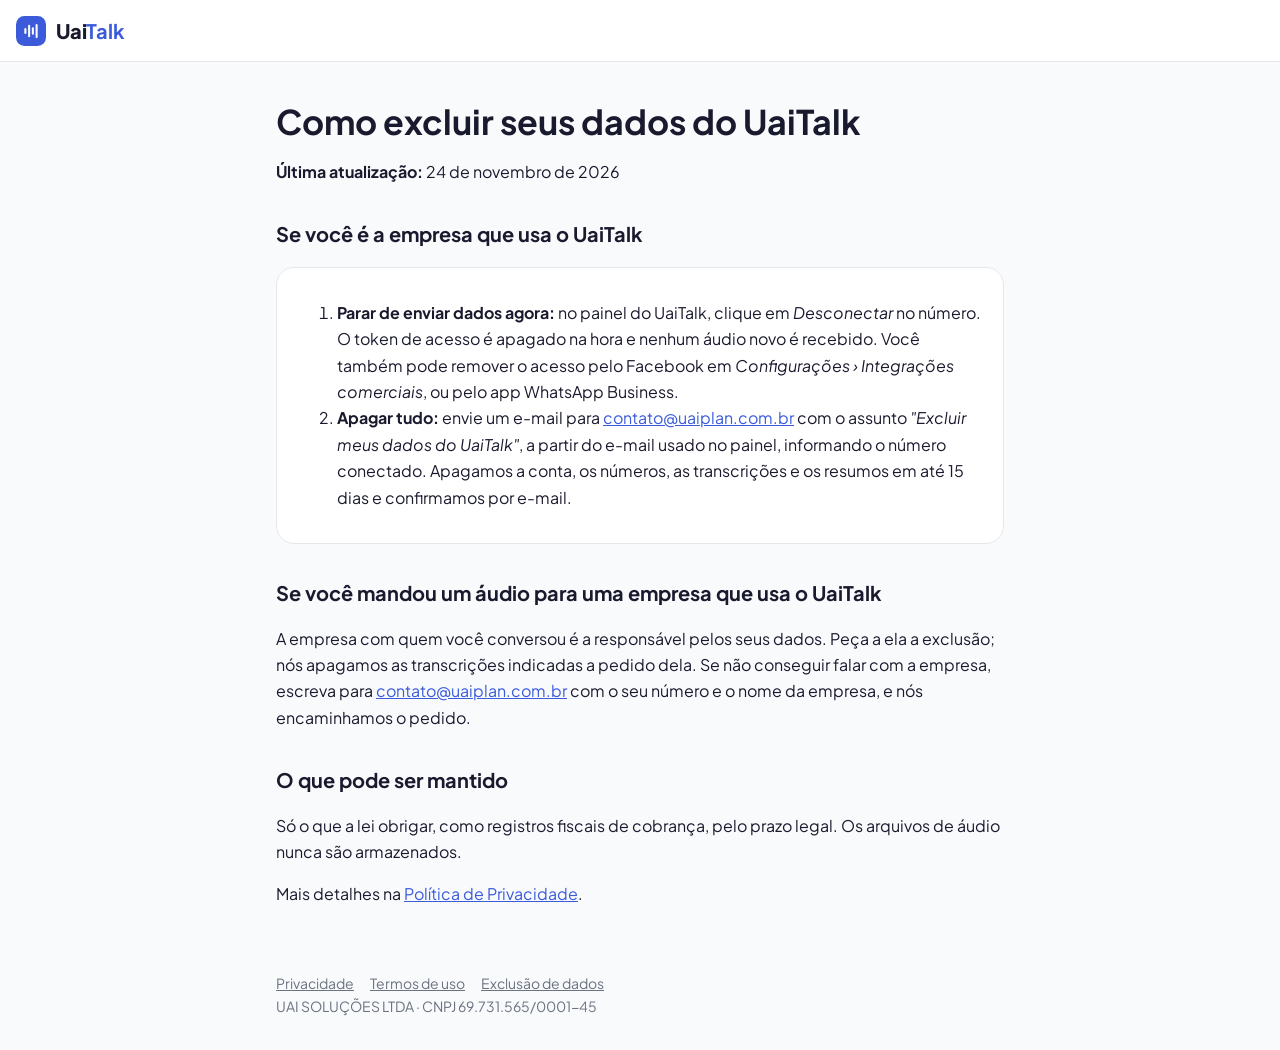
<file: exclusao-de-dados.html>
<!doctype html>
<html lang="pt-BR">
<head>
<meta charset="utf-8">
<meta name="viewport" content="width=device-width, initial-scale=1">
<meta name="color-scheme" content="light">
<title>Exclusão de Dados — UaiTalk</title>
<link rel="icon" href="favicon.svg">
<link rel="preconnect" href="https://fonts.googleapis.com">
<link href="https://fonts.googleapis.com/css2?family=Plus+Jakarta+Sans:wght@400;600;700;800&display=swap" rel="stylesheet">
<link rel="stylesheet" href="legal.css">
</head>
<body>
<header><a href="./"><img src="favicon.svg" alt=""><span>Uai<b>Talk</b></span></a></header>
<main>
<h1>Como excluir seus dados do UaiTalk</h1>
<p><strong>Última atualização:</strong> 24 de novembro de 2026</p>

<h2>Se você é a empresa que usa o UaiTalk</h2>
<div class="box">
<ol>
<li><strong>Parar de enviar dados agora:</strong> no painel do UaiTalk, clique em <em>Desconectar</em> no número. O token de acesso é apagado na hora e nenhum áudio novo é recebido. Você também pode remover o acesso pelo Facebook em <em>Configurações › Integrações comerciais</em>, ou pelo app WhatsApp Business.</li>
<li><strong>Apagar tudo:</strong> envie um e-mail para <a href="mailto:contato@uaiplan.com.br?subject=Excluir%20meus%20dados%20do%20UaiTalk">contato@uaiplan.com.br</a> com o assunto <em>"Excluir meus dados do UaiTalk"</em>, a partir do e-mail usado no painel, informando o número conectado. Apagamos a conta, os números, as transcrições e os resumos em até 15 dias e confirmamos por e-mail.</li>
</ol>
</div>

<h2>Se você mandou um áudio para uma empresa que usa o UaiTalk</h2>
<p>A empresa com quem você conversou é a responsável pelos seus dados. Peça a ela a exclusão; nós apagamos as transcrições indicadas a pedido dela. Se não conseguir falar com a empresa, escreva para <a href="mailto:contato@uaiplan.com.br">contato@uaiplan.com.br</a> com o seu número e o nome da empresa, e nós encaminhamos o pedido.</p>

<h2>O que pode ser mantido</h2>
<p>Só o que a lei obrigar, como registros fiscais de cobrança, pelo prazo legal. Os arquivos de áudio nunca são armazenados.</p>
<p>Mais detalhes na <a href="privacidade.html">Política de Privacidade</a>.</p>
</main>
<footer><a href="privacidade.html">Privacidade</a><a href="termos.html">Termos de uso</a><a href="exclusao-de-dados.html">Exclusão de dados</a><br>UAI SOLUÇÕES LTDA · CNPJ 69.731.565/0001-45</footer>
</body>
</html>
</file>
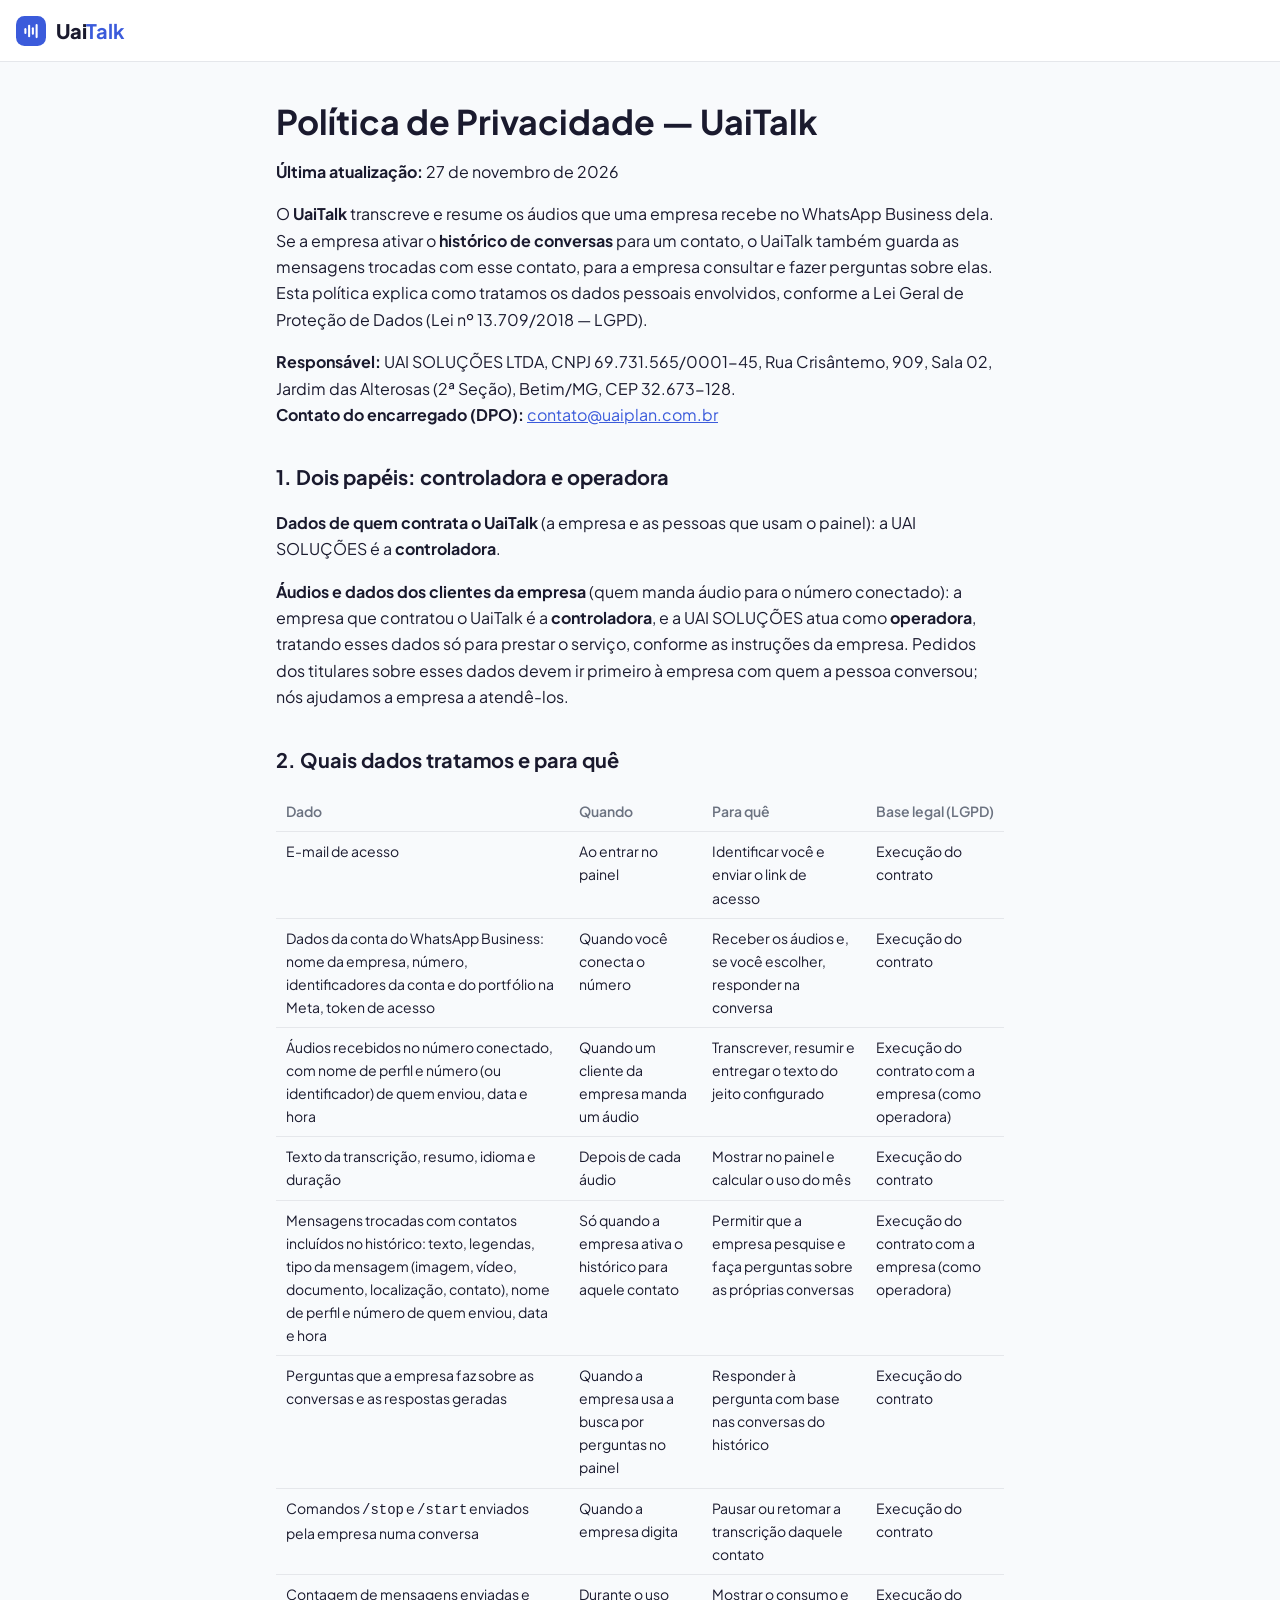
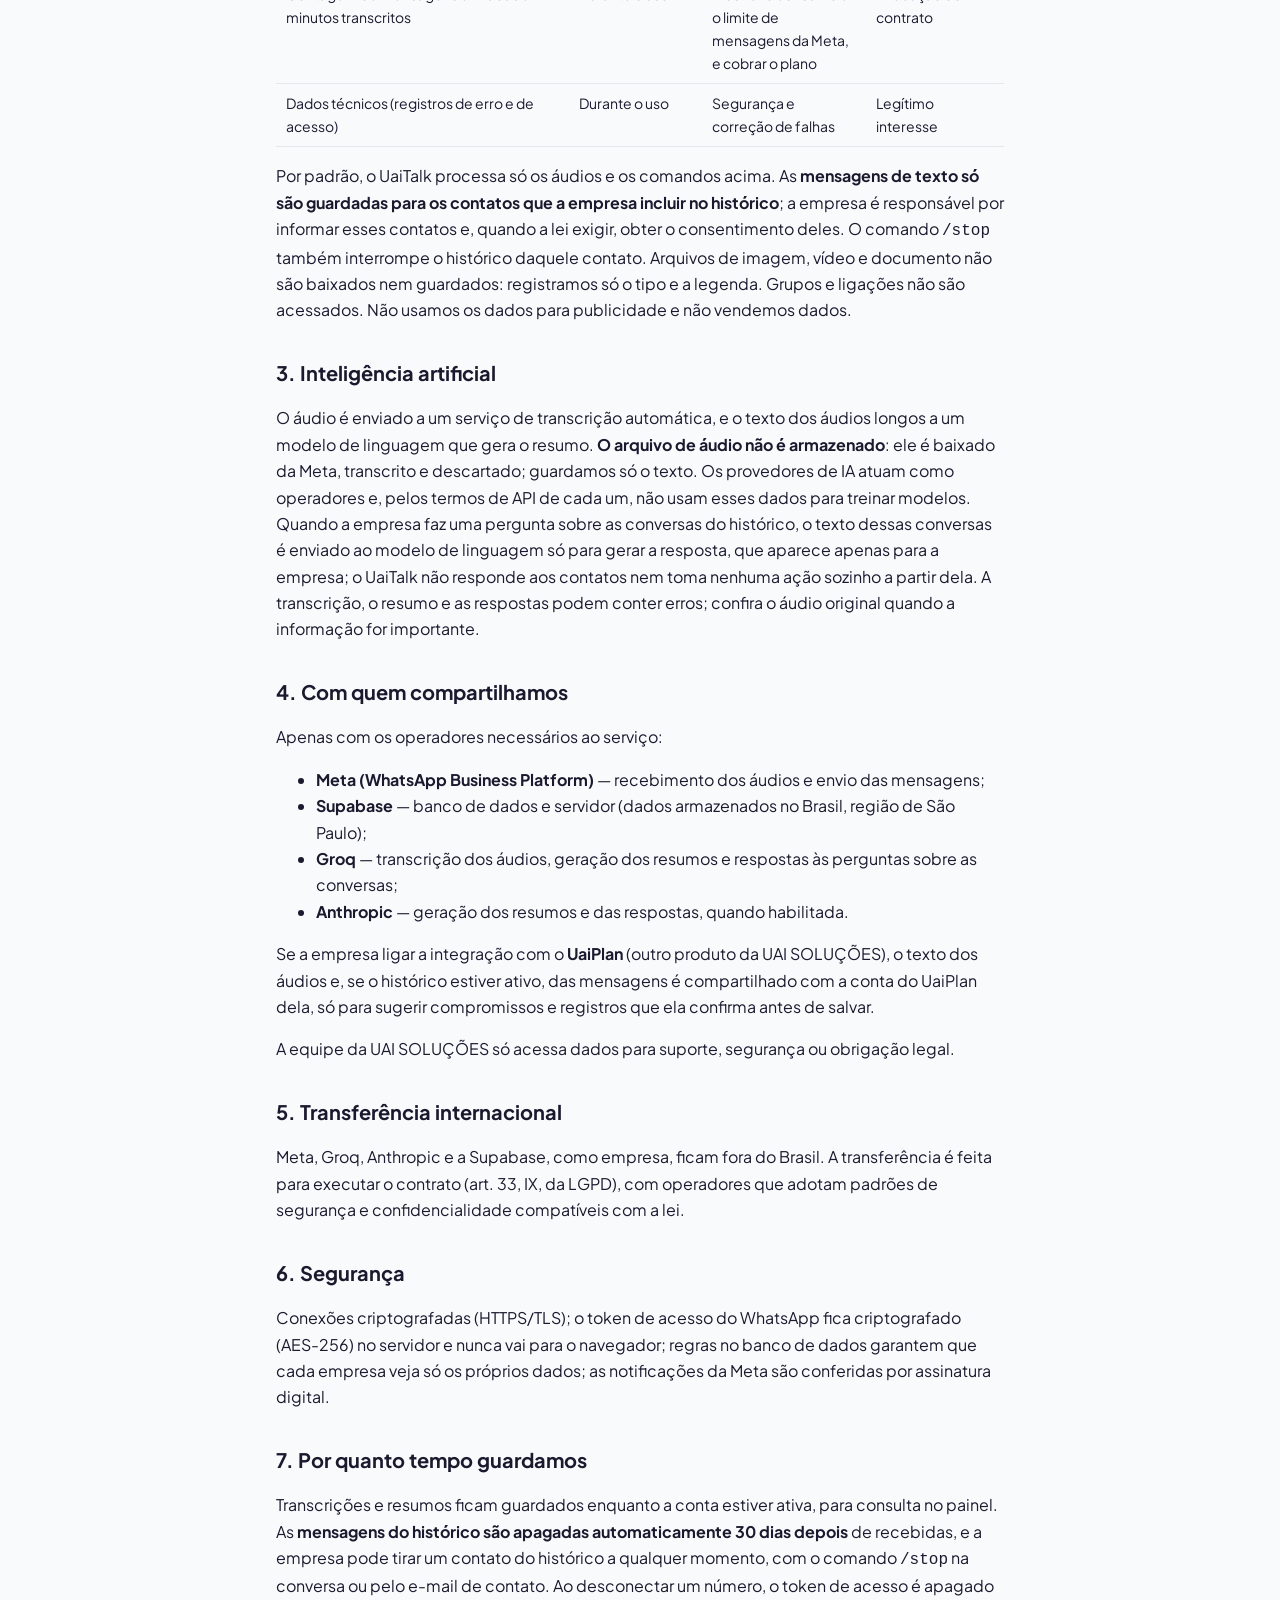
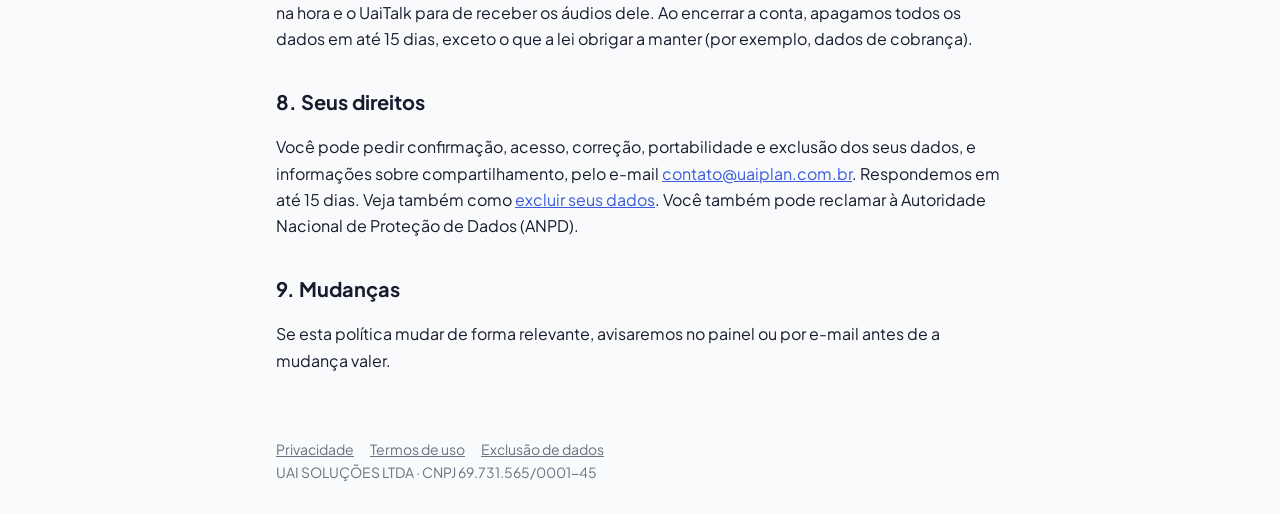
<file: privacidade.html>
<!doctype html>
<html lang="pt-BR">
<head>
<meta charset="utf-8">
<meta name="viewport" content="width=device-width, initial-scale=1">
<meta name="color-scheme" content="light">
<title>Política de Privacidade — UaiTalk</title>
<link rel="icon" href="favicon.svg">
<link rel="preconnect" href="https://fonts.googleapis.com">
<link href="https://fonts.googleapis.com/css2?family=Plus+Jakarta+Sans:wght@400;600;700;800&display=swap" rel="stylesheet">
<link rel="stylesheet" href="legal.css">
</head>
<body>
<header><a href="./"><img src="favicon.svg" alt=""><span>Uai<b>Talk</b></span></a></header>
<main>
<h1>Política de Privacidade — UaiTalk</h1>
<p><strong>Última atualização:</strong> 27 de novembro de 2026</p>
<p>O <strong>UaiTalk</strong> transcreve e resume os áudios que uma empresa recebe no WhatsApp Business dela. Se a empresa ativar o <strong>histórico de conversas</strong> para um contato, o UaiTalk também guarda as mensagens trocadas com esse contato, para a empresa consultar e fazer perguntas sobre elas. Esta política explica como tratamos os dados pessoais envolvidos, conforme a Lei Geral de Proteção de Dados (Lei nº 13.709/2018 — LGPD).</p>
<p><strong>Responsável:</strong> UAI SOLUÇÕES LTDA, CNPJ 69.731.565/0001-45, Rua Crisântemo, 909, Sala 02, Jardim das Alterosas (2ª Seção), Betim/MG, CEP 32.673-128.<br>
<strong>Contato do encarregado (DPO):</strong> <a href="mailto:contato@uaiplan.com.br">contato@uaiplan.com.br</a></p>

<h2>1. Dois papéis: controladora e operadora</h2>
<p><strong>Dados de quem contrata o UaiTalk</strong> (a empresa e as pessoas que usam o painel): a UAI SOLUÇÕES é a <strong>controladora</strong>.</p>
<p><strong>Áudios e dados dos clientes da empresa</strong> (quem manda áudio para o número conectado): a empresa que contratou o UaiTalk é a <strong>controladora</strong>, e a UAI SOLUÇÕES atua como <strong>operadora</strong>, tratando esses dados só para prestar o serviço, conforme as instruções da empresa. Pedidos dos titulares sobre esses dados devem ir primeiro à empresa com quem a pessoa conversou; nós ajudamos a empresa a atendê-los.</p>

<h2>2. Quais dados tratamos e para quê</h2>
<table>
<thead><tr><th>Dado</th><th>Quando</th><th>Para quê</th><th>Base legal (LGPD)</th></tr></thead>
<tbody>
<tr><td>E-mail de acesso</td><td>Ao entrar no painel</td><td>Identificar você e enviar o link de acesso</td><td>Execução do contrato</td></tr>
<tr><td>Dados da conta do WhatsApp Business: nome da empresa, número, identificadores da conta e do portfólio na Meta, token de acesso</td><td>Quando você conecta o número</td><td>Receber os áudios e, se você escolher, responder na conversa</td><td>Execução do contrato</td></tr>
<tr><td>Áudios recebidos no número conectado, com nome de perfil e número (ou identificador) de quem enviou, data e hora</td><td>Quando um cliente da empresa manda um áudio</td><td>Transcrever, resumir e entregar o texto do jeito configurado</td><td>Execução do contrato com a empresa (como operadora)</td></tr>
<tr><td>Texto da transcrição, resumo, idioma e duração</td><td>Depois de cada áudio</td><td>Mostrar no painel e calcular o uso do mês</td><td>Execução do contrato</td></tr>
<tr><td>Mensagens trocadas com contatos incluídos no histórico: texto, legendas, tipo da mensagem (imagem, vídeo, documento, localização, contato), nome de perfil e número de quem enviou, data e hora</td><td>Só quando a empresa ativa o histórico para aquele contato</td><td>Permitir que a empresa pesquise e faça perguntas sobre as próprias conversas</td><td>Execução do contrato com a empresa (como operadora)</td></tr>
<tr><td>Perguntas que a empresa faz sobre as conversas e as respostas geradas</td><td>Quando a empresa usa a busca por perguntas no painel</td><td>Responder à pergunta com base nas conversas do histórico</td><td>Execução do contrato</td></tr>
<tr><td>Comandos <code>/stop</code> e <code>/start</code> enviados pela empresa numa conversa</td><td>Quando a empresa digita</td><td>Pausar ou retomar a transcrição daquele contato</td><td>Execução do contrato</td></tr>
<tr><td>Contagem de mensagens enviadas e minutos transcritos</td><td>Durante o uso</td><td>Mostrar o consumo e o limite de mensagens da Meta, e cobrar o plano</td><td>Execução do contrato</td></tr>
<tr><td>Dados técnicos (registros de erro e de acesso)</td><td>Durante o uso</td><td>Segurança e correção de falhas</td><td>Legítimo interesse</td></tr>
</tbody>
</table>
<p>Por padrão, o UaiTalk processa só os áudios e os comandos acima. As <strong>mensagens de texto só são guardadas para os contatos que a empresa incluir no histórico</strong>; a empresa é responsável por informar esses contatos e, quando a lei exigir, obter o consentimento deles. O comando <code>/stop</code> também interrompe o histórico daquele contato. Arquivos de imagem, vídeo e documento não são baixados nem guardados: registramos só o tipo e a legenda. Grupos e ligações não são acessados. Não usamos os dados para publicidade e não vendemos dados.</p>

<h2>3. Inteligência artificial</h2>
<p>O áudio é enviado a um serviço de transcrição automática, e o texto dos áudios longos a um modelo de linguagem que gera o resumo. <strong>O arquivo de áudio não é armazenado</strong>: ele é baixado da Meta, transcrito e descartado; guardamos só o texto. Os provedores de IA atuam como operadores e, pelos termos de API de cada um, não usam esses dados para treinar modelos. Quando a empresa faz uma pergunta sobre as conversas do histórico, o texto dessas conversas é enviado ao modelo de linguagem só para gerar a resposta, que aparece apenas para a empresa; o UaiTalk não responde aos contatos nem toma nenhuma ação sozinho a partir dela. A transcrição, o resumo e as respostas podem conter erros; confira o áudio original quando a informação for importante.</p>

<h2>4. Com quem compartilhamos</h2>
<p>Apenas com os operadores necessários ao serviço:</p>
<ul>
<li><strong>Meta (WhatsApp Business Platform)</strong> — recebimento dos áudios e envio das mensagens;</li>
<li><strong>Supabase</strong> — banco de dados e servidor (dados armazenados no Brasil, região de São Paulo);</li>
<li><strong>Groq</strong> — transcrição dos áudios, geração dos resumos e respostas às perguntas sobre as conversas;</li>
<li><strong>Anthropic</strong> — geração dos resumos e das respostas, quando habilitada.</li>
</ul>
<p>Se a empresa ligar a integração com o <strong>UaiPlan</strong> (outro produto da UAI SOLUÇÕES), o texto dos áudios e, se o histórico estiver ativo, das mensagens é compartilhado com a conta do UaiPlan dela, só para sugerir compromissos e registros que ela confirma antes de salvar.</p>
<p>A equipe da UAI SOLUÇÕES só acessa dados para suporte, segurança ou obrigação legal.</p>

<h2>5. Transferência internacional</h2>
<p>Meta, Groq, Anthropic e a Supabase, como empresa, ficam fora do Brasil. A transferência é feita para executar o contrato (art. 33, IX, da LGPD), com operadores que adotam padrões de segurança e confidencialidade compatíveis com a lei.</p>

<h2>6. Segurança</h2>
<p>Conexões criptografadas (HTTPS/TLS); o token de acesso do WhatsApp fica criptografado (AES-256) no servidor e nunca vai para o navegador; regras no banco de dados garantem que cada empresa veja só os próprios dados; as notificações da Meta são conferidas por assinatura digital.</p>

<h2>7. Por quanto tempo guardamos</h2>
<p>Transcrições e resumos ficam guardados enquanto a conta estiver ativa, para consulta no painel. As <strong>mensagens do histórico são apagadas automaticamente 30 dias depois</strong> de recebidas, e a empresa pode tirar um contato do histórico a qualquer momento, com o comando <code>/stop</code> na conversa ou pelo e-mail de contato. Ao desconectar um número, o token de acesso é apagado na hora e o UaiTalk para de receber os áudios dele. Ao encerrar a conta, apagamos todos os dados em até 15 dias, exceto o que a lei obrigar a manter (por exemplo, dados de cobrança).</p>

<h2>8. Seus direitos</h2>
<p>Você pode pedir confirmação, acesso, correção, portabilidade e exclusão dos seus dados, e informações sobre compartilhamento, pelo e-mail <a href="mailto:contato@uaiplan.com.br">contato@uaiplan.com.br</a>. Respondemos em até 15 dias. Veja também como <a href="exclusao-de-dados.html">excluir seus dados</a>. Você também pode reclamar à Autoridade Nacional de Proteção de Dados (ANPD).</p>

<h2>9. Mudanças</h2>
<p>Se esta política mudar de forma relevante, avisaremos no painel ou por e-mail antes de a mudança valer.</p>
</main>
<footer><a href="privacidade.html">Privacidade</a><a href="termos.html">Termos de uso</a><a href="exclusao-de-dados.html">Exclusão de dados</a><br>UAI SOLUÇÕES LTDA · CNPJ 69.731.565/0001-45</footer>
</body>
</html>
</file>
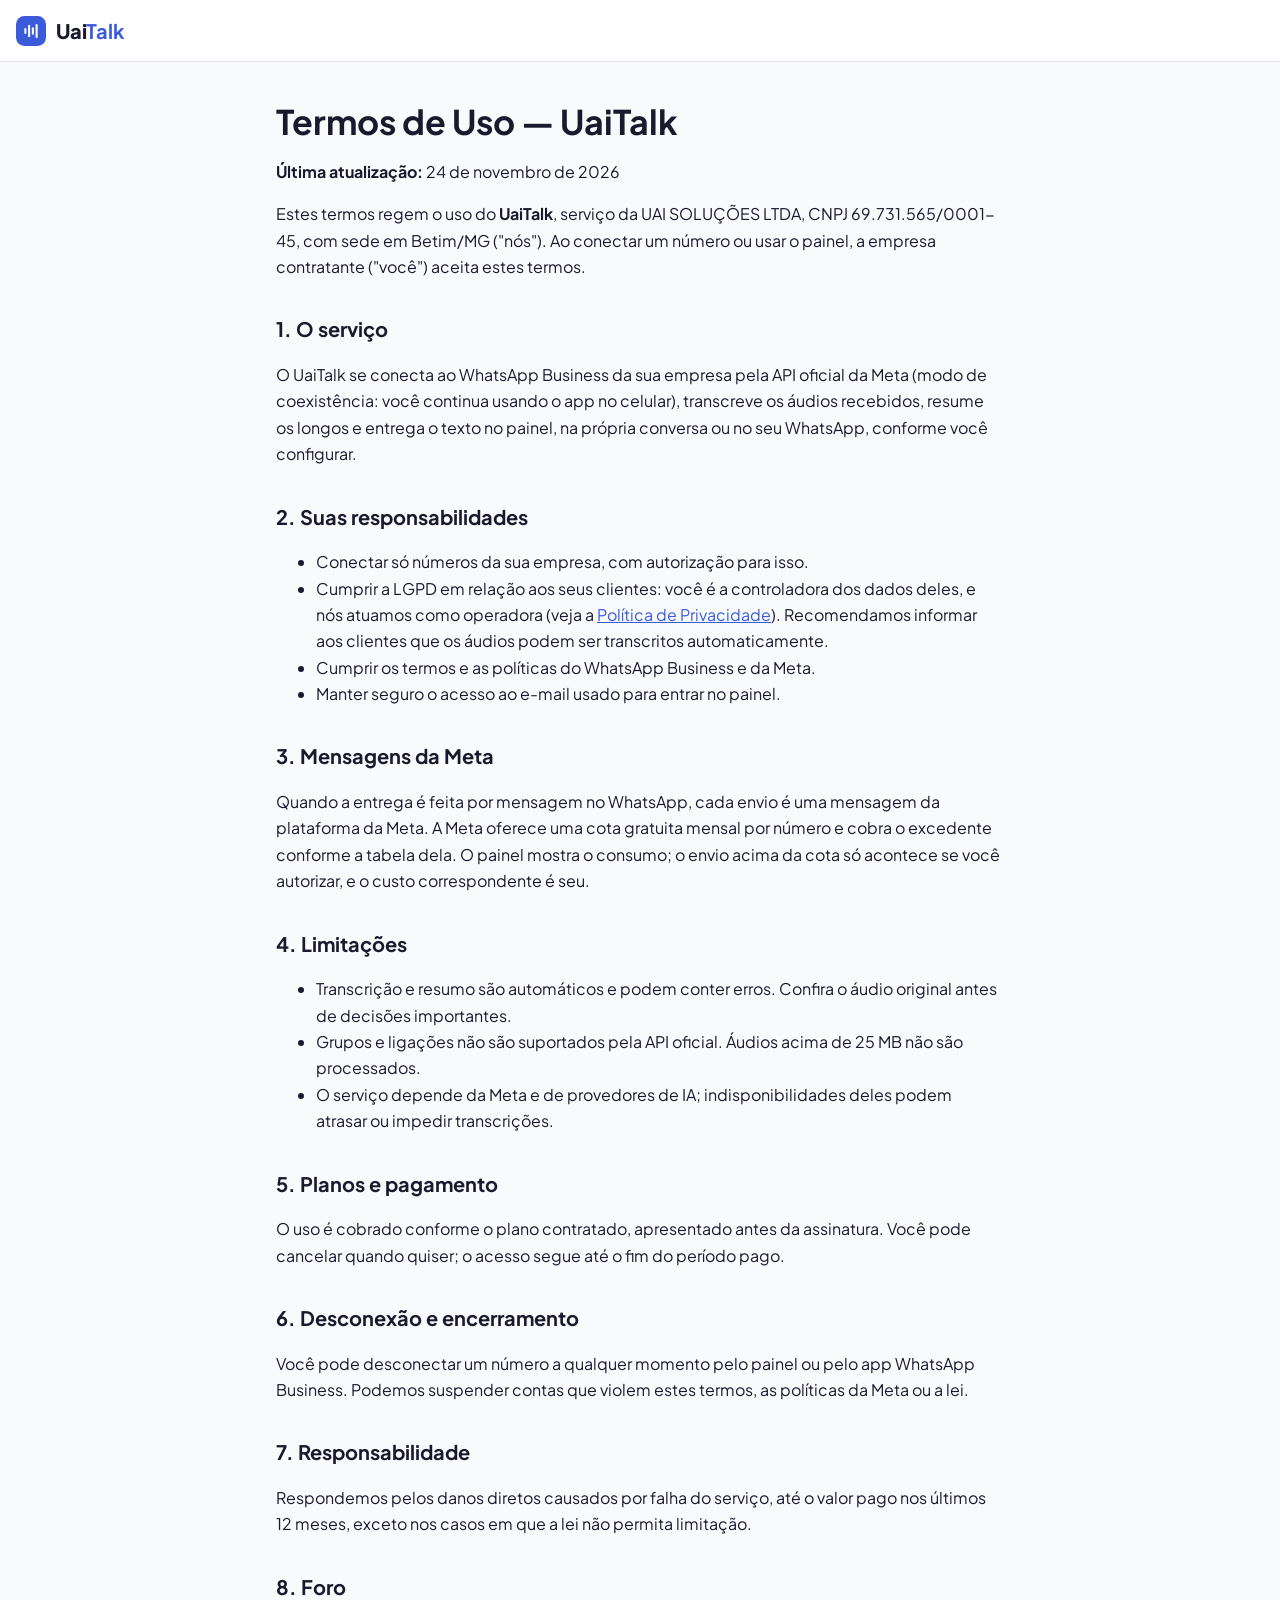
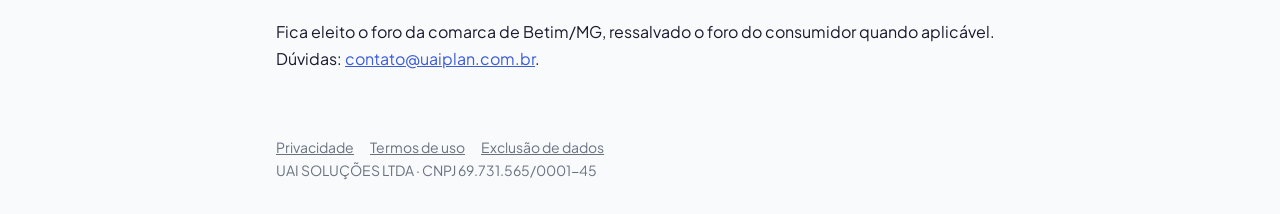
<file: termos.html>
<!doctype html>
<html lang="pt-BR">
<head>
<meta charset="utf-8">
<meta name="viewport" content="width=device-width, initial-scale=1">
<meta name="color-scheme" content="light">
<title>Termos de Uso — UaiTalk</title>
<link rel="icon" href="favicon.svg">
<link rel="preconnect" href="https://fonts.googleapis.com">
<link href="https://fonts.googleapis.com/css2?family=Plus+Jakarta+Sans:wght@400;600;700;800&display=swap" rel="stylesheet">
<link rel="stylesheet" href="legal.css">
</head>
<body>
<header><a href="./"><img src="favicon.svg" alt=""><span>Uai<b>Talk</b></span></a></header>
<main>
<h1>Termos de Uso — UaiTalk</h1>
<p><strong>Última atualização:</strong> 24 de novembro de 2026</p>
<p>Estes termos regem o uso do <strong>UaiTalk</strong>, serviço da UAI SOLUÇÕES LTDA, CNPJ 69.731.565/0001-45, com sede em Betim/MG ("nós"). Ao conectar um número ou usar o painel, a empresa contratante ("você") aceita estes termos.</p>

<h2>1. O serviço</h2>
<p>O UaiTalk se conecta ao WhatsApp Business da sua empresa pela API oficial da Meta (modo de coexistência: você continua usando o app no celular), transcreve os áudios recebidos, resume os longos e entrega o texto no painel, na própria conversa ou no seu WhatsApp, conforme você configurar.</p>

<h2>2. Suas responsabilidades</h2>
<ul>
<li>Conectar só números da sua empresa, com autorização para isso.</li>
<li>Cumprir a LGPD em relação aos seus clientes: você é a controladora dos dados deles, e nós atuamos como operadora (veja a <a href="privacidade.html">Política de Privacidade</a>). Recomendamos informar aos clientes que os áudios podem ser transcritos automaticamente.</li>
<li>Cumprir os termos e as políticas do WhatsApp Business e da Meta.</li>
<li>Manter seguro o acesso ao e-mail usado para entrar no painel.</li>
</ul>

<h2>3. Mensagens da Meta</h2>
<p>Quando a entrega é feita por mensagem no WhatsApp, cada envio é uma mensagem da plataforma da Meta. A Meta oferece uma cota gratuita mensal por número e cobra o excedente conforme a tabela dela. O painel mostra o consumo; o envio acima da cota só acontece se você autorizar, e o custo correspondente é seu.</p>

<h2>4. Limitações</h2>
<ul>
<li>Transcrição e resumo são automáticos e podem conter erros. Confira o áudio original antes de decisões importantes.</li>
<li>Grupos e ligações não são suportados pela API oficial. Áudios acima de 25 MB não são processados.</li>
<li>O serviço depende da Meta e de provedores de IA; indisponibilidades deles podem atrasar ou impedir transcrições.</li>
</ul>

<h2>5. Planos e pagamento</h2>
<p>O uso é cobrado conforme o plano contratado, apresentado antes da assinatura. Você pode cancelar quando quiser; o acesso segue até o fim do período pago.</p>

<h2>6. Desconexão e encerramento</h2>
<p>Você pode desconectar um número a qualquer momento pelo painel ou pelo app WhatsApp Business. Podemos suspender contas que violem estes termos, as políticas da Meta ou a lei.</p>

<h2>7. Responsabilidade</h2>
<p>Respondemos pelos danos diretos causados por falha do serviço, até o valor pago nos últimos 12 meses, exceto nos casos em que a lei não permita limitação.</p>

<h2>8. Foro</h2>
<p>Fica eleito o foro da comarca de Betim/MG, ressalvado o foro do consumidor quando aplicável. Dúvidas: <a href="mailto:contato@uaiplan.com.br">contato@uaiplan.com.br</a>.</p>
</main>
<footer><a href="privacidade.html">Privacidade</a><a href="termos.html">Termos de uso</a><a href="exclusao-de-dados.html">Exclusão de dados</a><br>UAI SOLUÇÕES LTDA · CNPJ 69.731.565/0001-45</footer>
</body>
</html>
</file>
<file: legal.css>
:root { --bg:#F8FAFC; --surface:#FFFFFF; --text:#1A1A2E; --muted:#6B7280; --line:#E5E7EB; --primary:#3B5BDB; color-scheme: light; }
* { box-sizing: border-box; }
body { margin:0; background:var(--bg); color:var(--text); font:16px/1.65 'Plus Jakarta Sans', system-ui, -apple-system, 'Segoe UI', sans-serif; }
header { border-bottom:1px solid var(--line); background:var(--surface); }
header a { display:inline-flex; align-items:center; gap:10px; padding:14px 16px; color:var(--text); text-decoration:none; font-weight:800; font-size:20px; letter-spacing:-.01em; }
header img { width:30px; height:30px; } header b { color:var(--primary); }
main { max-width:760px; margin:0 auto; padding:24px 16px 48px; }
h1 { font-size:clamp(26px,4vw,34px); line-height:1.2; margin:16px 0 8px; } h2 { margin-top:32px; font-size:20px; }
a { color:var(--primary); }
table { width:100%; border-collapse:collapse; display:block; overflow-x:auto; font-size:14px; }
th, td { text-align:left; padding:8px 10px; border-bottom:1px solid var(--line); vertical-align:top; }
th { color:var(--muted); font-weight:600; }
.box { background:var(--surface); border:1px solid var(--line); border-radius:18px; padding:16px 20px; }
footer { max-width:760px; margin:0 auto; padding:0 16px 32px; color:var(--muted); font-size:14px; }
footer a { color:var(--muted); margin-right:16px; }
</file>
